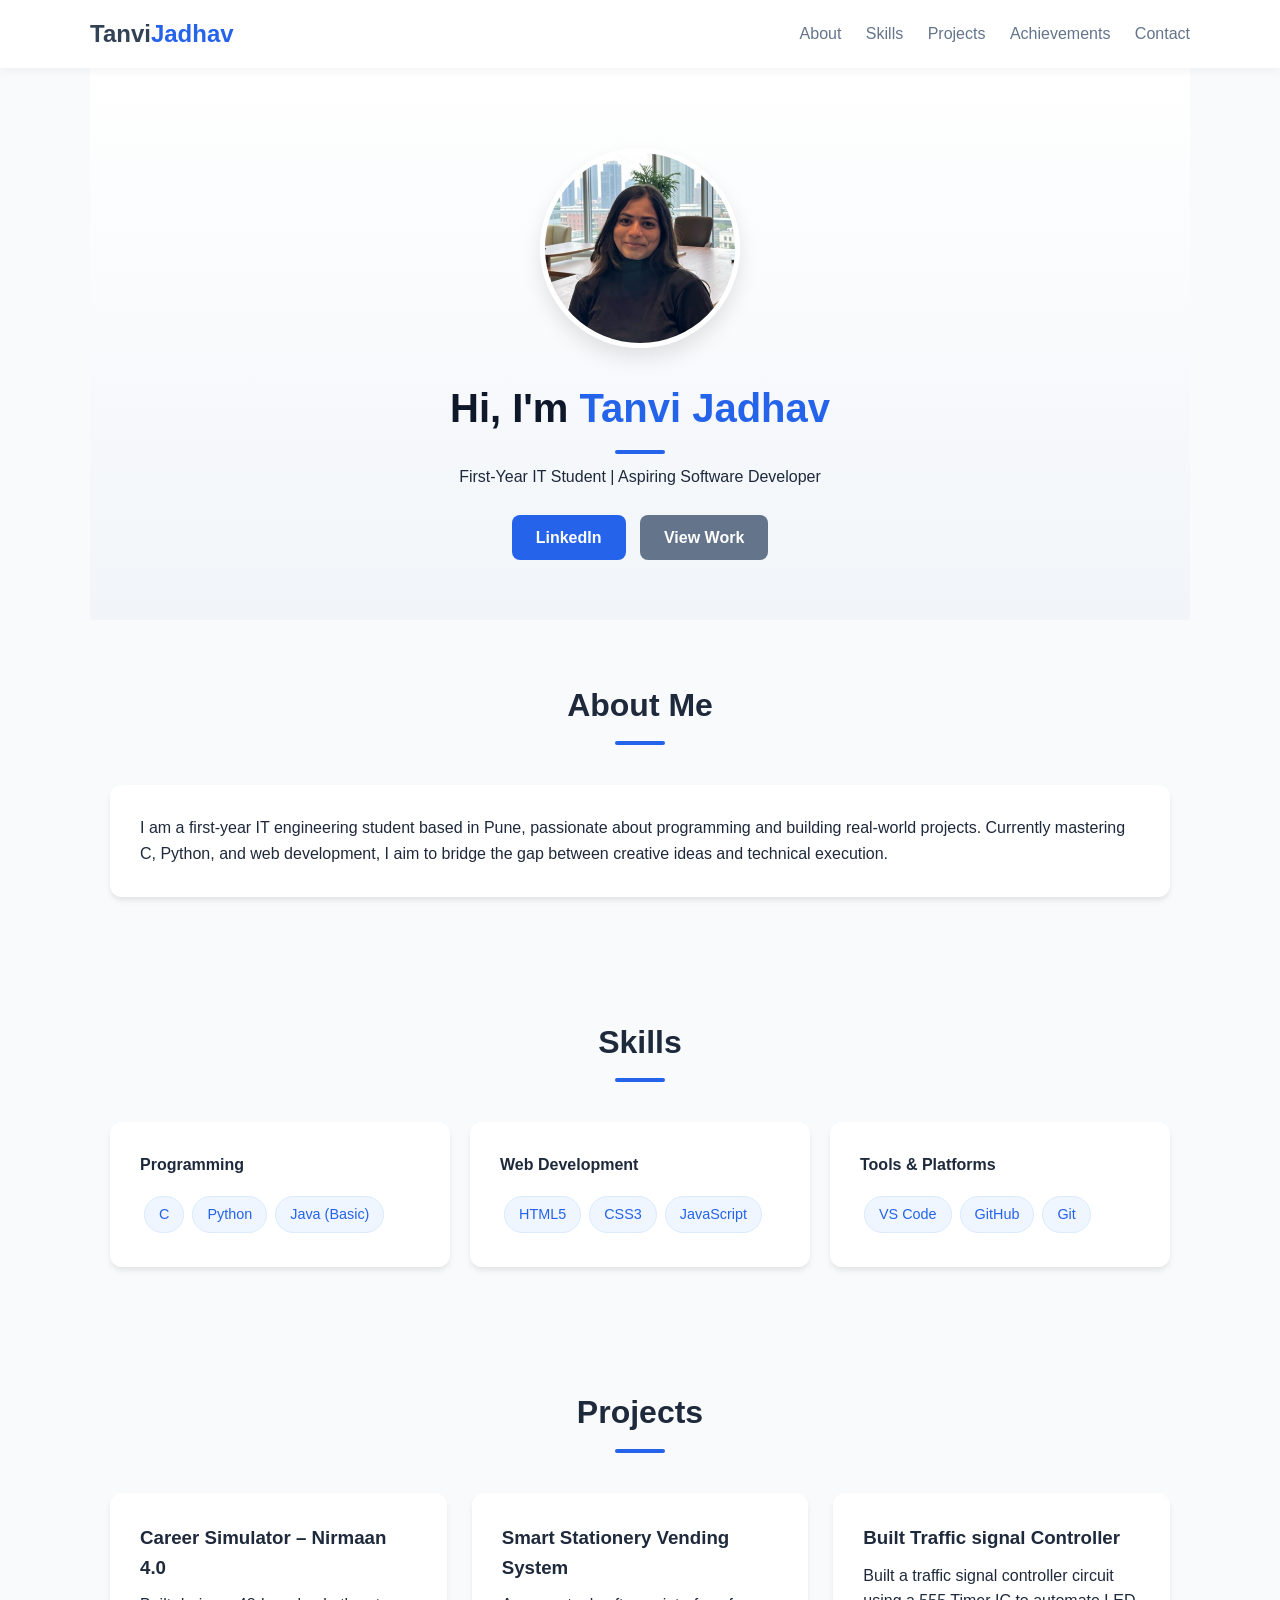
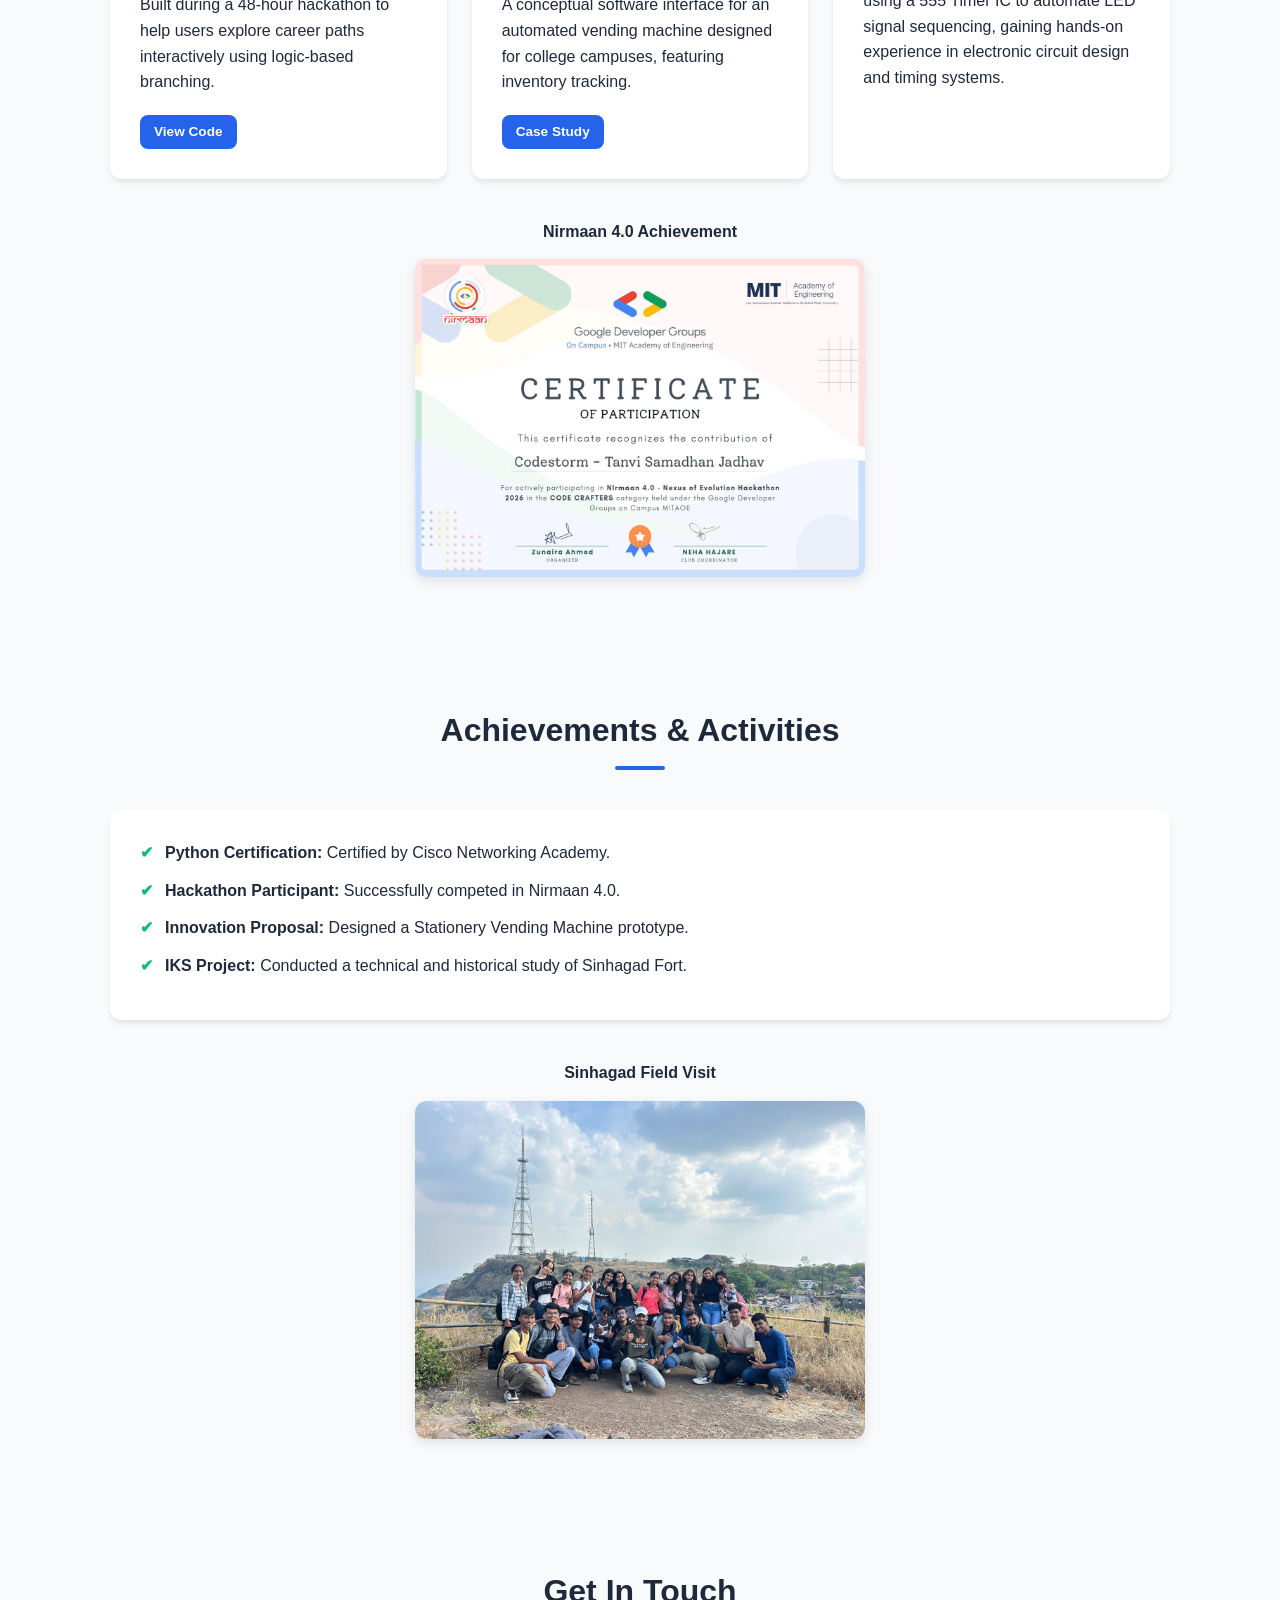
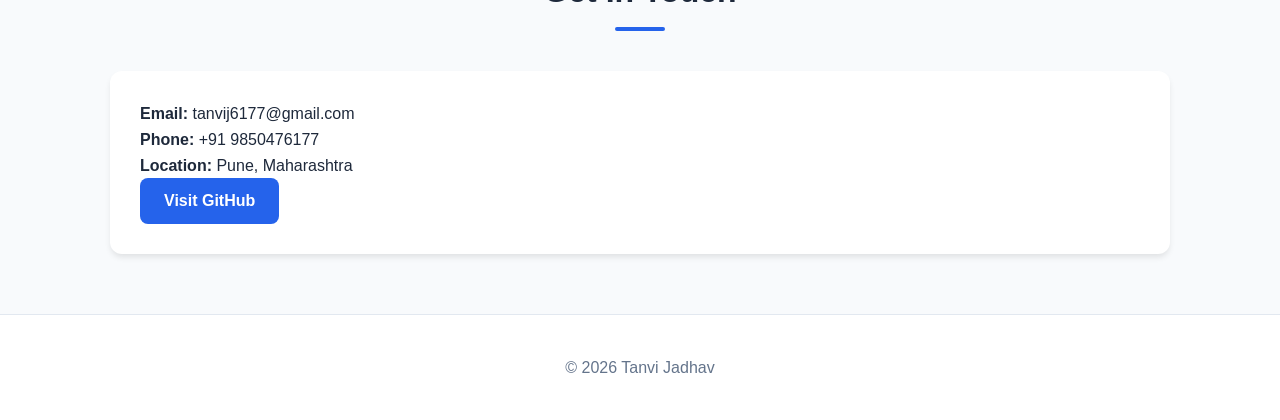
<file: index.html>
<!DOCTYPE html>
<html lang="en">
<head>
    <meta charset="UTF-8">
    <meta name="viewport" content="width=device-width, initial-scale=1.0">
    <title>Tanvi Jadhav | Portfolio</title>
    <link rel="stylesheet" href="style.css">
</head>
<body>

<header>
    <div class="header-container">
        <h1>Tanvi<span>Jadhav</span></h1>
        <nav>
            <a href="#about">About</a>
            <a href="#skills">Skills</a>
            <a href="#projects">Projects</a>
            <a href="#achievements">Achievements</a>
            <a href="#contact">Contact</a>
        </nav>
    </div>
</header>

<section class="hero">
    <img src="tanvi.jpeg" alt="Tanvi Jadhav Profile" class="profile-img">
    <h2>Hi, I'm <span>Tanvi Jadhav</span></h2>
    <p>First-Year IT Student | Aspiring Software Developer</p>
    <div class="hero-btns">
        <a href="https://www.linkedin.com/in/tanvi-jadhav-65a470369" class="button">LinkedIn</a>
        <a href="#projects" class="button secondary">View Work</a>
    </div>
</section>

<section id="about">
    <h2>About Me</h2>
    <div class="card">
        <p>
            I am a first-year IT engineering student based in Pune, passionate about programming 
            and building real-world projects. Currently mastering C, Python, and web development, 
            I aim to bridge the gap between creative ideas and technical execution.
        </p>
    </div>
</section>

<section id="skills">
    <h2>Skills</h2>
    <div class="skills-grid">
        <div class="card skills">
            <strong>Programming</strong>
            <div class="skill-tags">
                <span>C</span><span>Python</span><span>Java (Basic)</span>
            </div>
        </div>
        <div class="card skills">
            <strong>Web Development</strong>
            <div class="skill-tags">
                <span>HTML5</span><span>CSS3</span><span>JavaScript</span>
            </div>
        </div>
        <div class="card skills">
            <strong>Tools & Platforms</strong>
            <div class="skill-tags">
                <span>VS Code</span><span>GitHub</span><span>Git</span>
            </div>
        </div>
    </div>
</section>

<section id="projects">
    <h2>Projects</h2>
    <div class="projects-container">
        <!-- Project 1 -->
        <div class="card project-card">
            <h3>Career Simulator – Nirmaan 4.0</h3>
            <p>Built during a 48-hour hackathon to help users explore career paths interactively using logic-based branching.</p>
            <div class="project-links">
                <a href="https://github.com/tanvi-jadhav6177" class="button small">View Code</a>
            </div>
        </div>

        <!-- Project 2 (Hypothetical) -->
        <div class="card project-card">
            <h3>Smart Stationery Vending System</h3>
            <p>A conceptual software interface for an automated vending machine designed for college campuses, featuring inventory tracking.</p>
            <div class="project-links">
                <a href="#" class="button small">Case Study</a>
            </div>
        </div>

        <!-- Project 3 (Hypothetical) -->
        <div class="card project-card">
            <h3>Built Traffic signal Controller</h3>
            <p>Built a traffic signal controller circuit using a 555 Timer IC to automate LED signal sequencing, gaining hands-on experience in electronic circuit design and timing systems.</p>
            <div class="project-links">
                
            </div>
        </div>
    </div>

    <div class="image-box">
        <p><strong>Nirmaan 4.0 Achievement</strong></p>
        <img src="nirmaan.certificate.jpeg" alt="Nirmaan Certificate">
    </div>
</section>

<section id="achievements">
    <h2>Achievements & Activities</h2>
    <div class="card">
        <ul class="achievement-list">
            <li><strong>Python Certification:</strong> Certified by Cisco Networking Academy.</li>
            <li><strong>Hackathon Participant:</strong> Successfully competed in Nirmaan 4.0.</li>
            <li><strong>Innovation Proposal:</strong> Designed a Stationery Vending Machine prototype.</li>
            <li><strong>IKS Project:</strong> Conducted a technical and historical study of Sinhagad Fort.</li>
        </ul>
    </div>
    <div class="image-box">
        <p><strong>Sinhagad Field Visit</strong></p>
        <img src="sinhagad.jpeg" alt="Sinhagad Visit">
    </div>
</section>

<section id="contact">
    <h2>Get In Touch</h2>
    <div class="card contact-card">
        <div class="contact-info">
            <p><strong>Email:</strong> tanvij6177@gmail.com</p>
            <p><strong>Phone:</strong> +91 9850476177</p>
            <p><strong>Location:</strong> Pune, Maharashtra</p>
        </div>
        <a href="https://github.com/tanvi-jadhav6177" class="button">Visit GitHub</a>
    </div>
</section>

<footer>
    <p>© 2026 Tanvi Jadhav </p>
</footer>

</body>
</html>
</file>
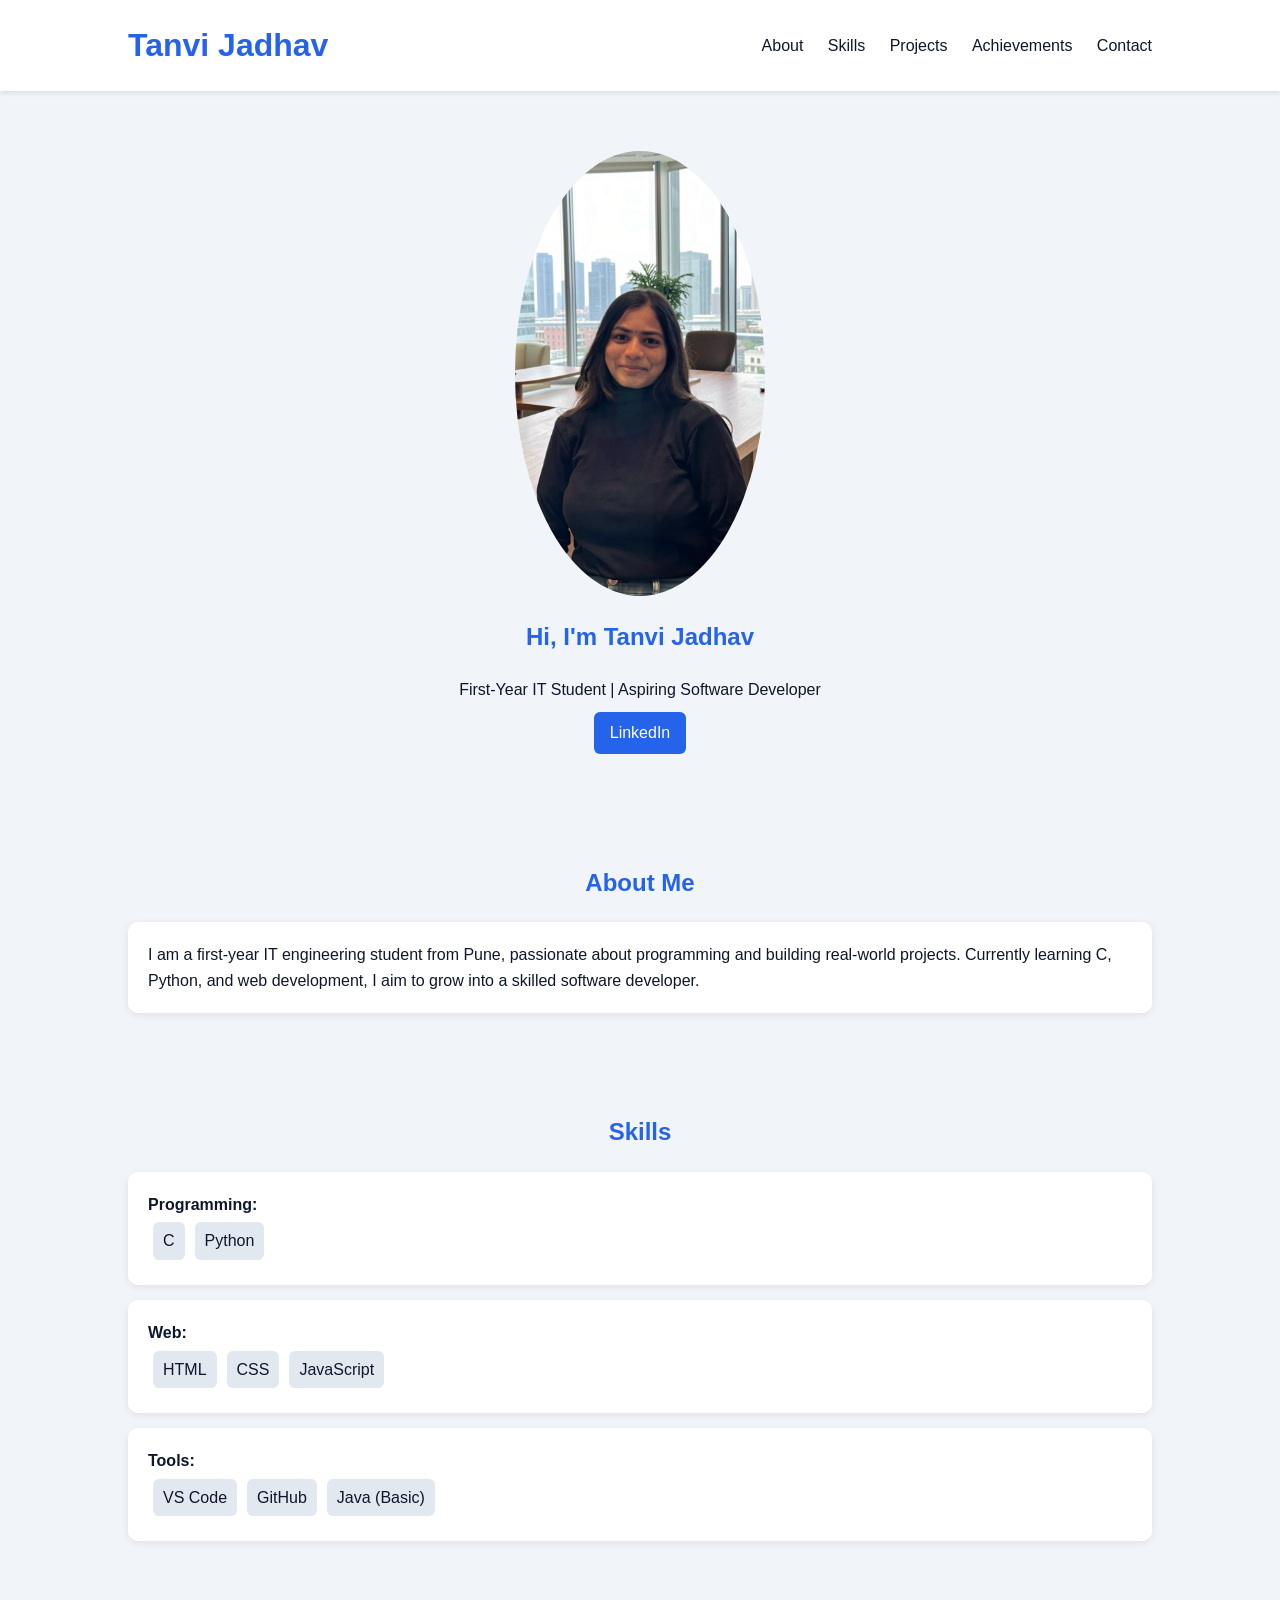
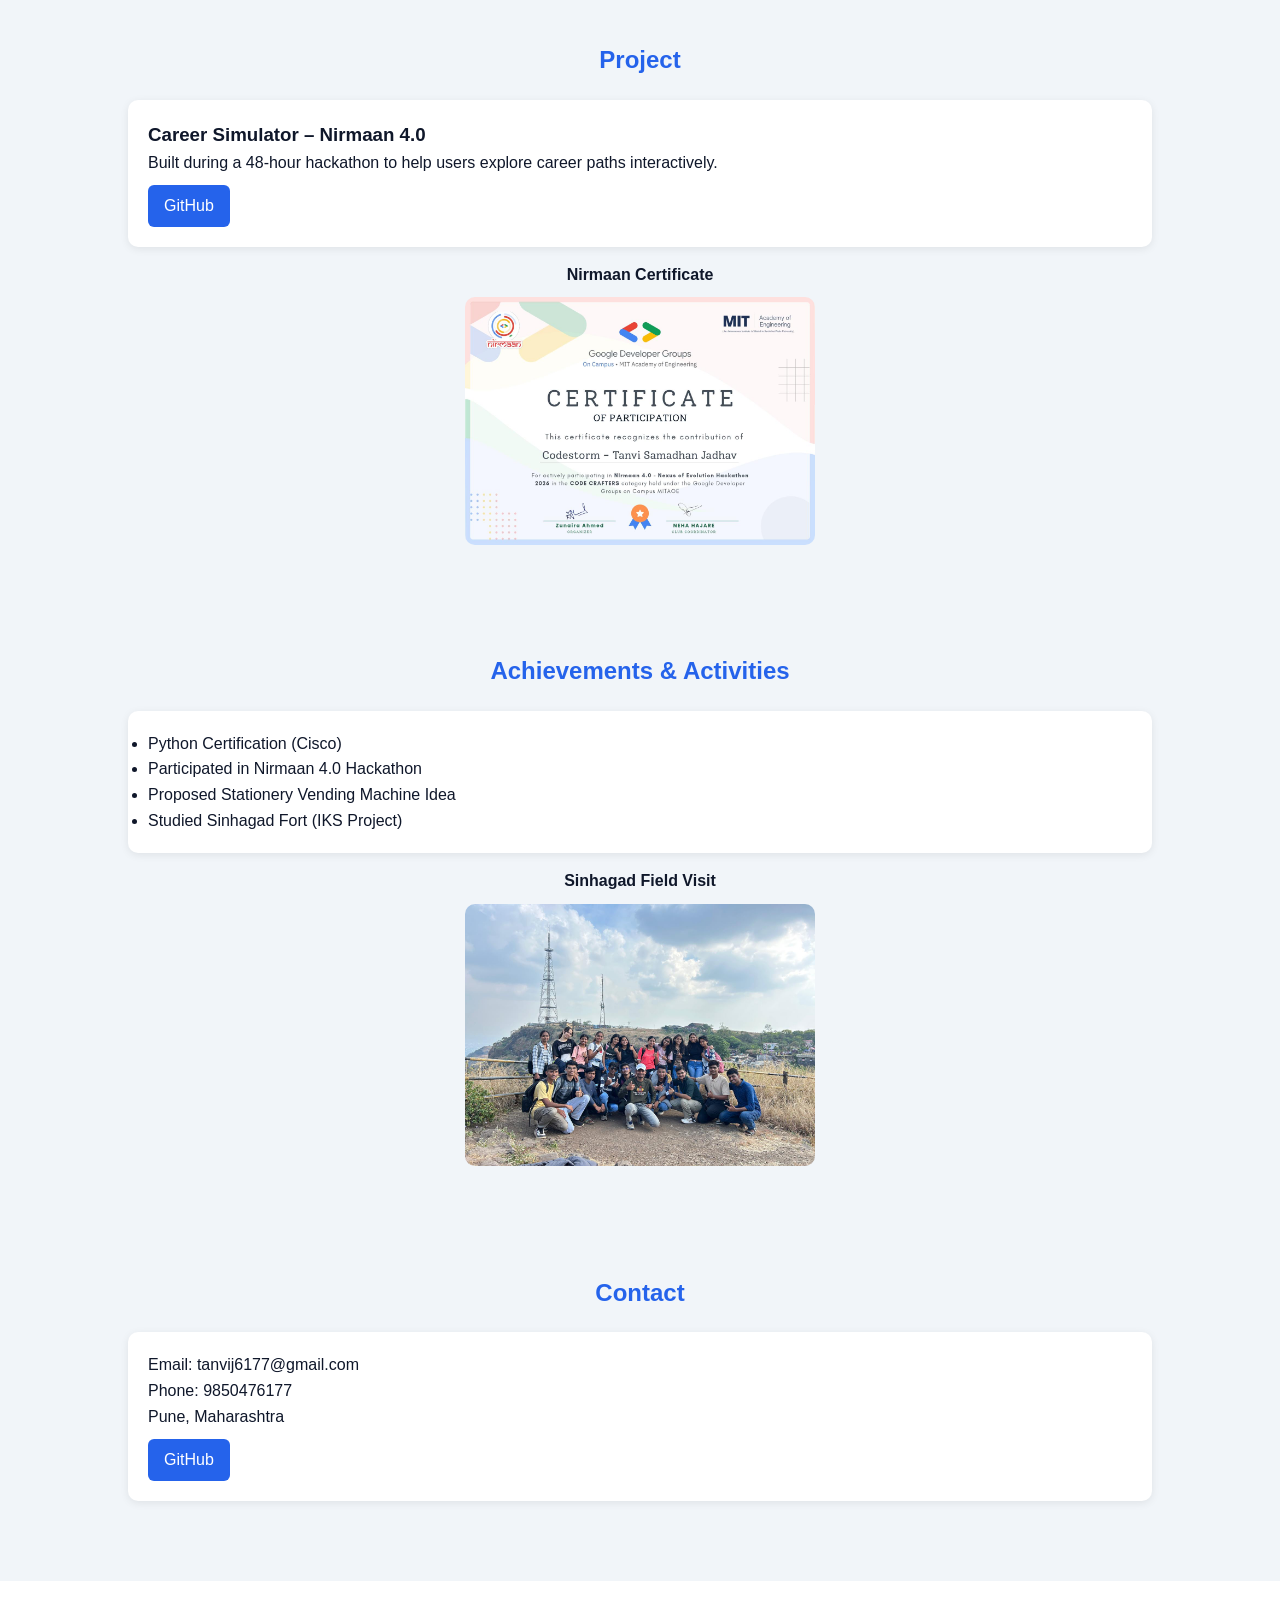
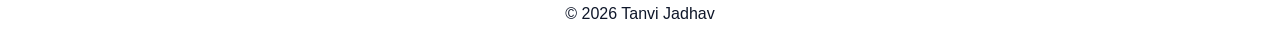
<file: tanvi.portfolio.html>
<!DOCTYPE html>
<html lang="en">
<head>
    <meta charset="UTF-8">
    <meta name="viewport" content="width=device-width, initial-scale=1.0">
    <title>Tanvi Jadhav | Portfolio</title>

    <style>
        * {
            margin: 0;
            padding: 0;
            box-sizing: border-box;
            font-family: 'Segoe UI', sans-serif;
        }

        body {
            background: #f1f5f9;
            color: #0f172a;
            line-height: 1.6;
        }

        header {
            padding: 20px 10%;
            display: flex;
            justify-content: space-between;
            align-items: center;
            background: white;
            box-shadow: 0 2px 5px rgba(0,0,0,0.1);
        }

        header h1 {
            color: #2563eb;
        }

        nav a {
            margin-left: 20px;
            text-decoration: none;
            color: #0f172a;
        }

        nav a:hover {
            color: #2563eb;
        }

        .hero {
            text-align: center;
            padding: 60px 10%;
        }

        .hero img {
            width: 250px;
            border-radius: 50%;
            margin-bottom: 15px;
        }

        .hero h2 span {
            color: #2563eb;
        }

        section {
            padding: 50px 10%;
        }

        h2 {
            text-align: center;
            margin-bottom: 20px;
            color: #2563eb;
        }

        .card {
            background: white;
            padding: 20px;
            border-radius: 10px;
            margin-top: 15px;
            box-shadow: 0 2px 8px rgba(0,0,0,0.08);
        }

        .skills span {
            display: inline-block;
            background: #e2e8f0;
            padding: 6px 10px;
            margin: 5px;
            border-radius: 6px;
        }

        .image-box {
            text-align: center;
            margin-top: 15px;
        }

        .image-box img {
            width: 350px;
            border-radius: 10px;
            margin-top: 10px;
        }

        a.button {
            display: inline-block;
            margin-top: 10px;
            padding: 8px 16px;
            background: #2563eb;
            color: white;
            text-decoration: none;
            border-radius: 6px;
        }

        footer {
            text-align: center;
            padding: 20px;
            background: white;
            margin-top: 30px;
        }
    </style>
</head>

<body>

<header>
    <h1>Tanvi Jadhav</h1>
    <nav>
        <a href="#about">About</a>
        <a href="#skills">Skills</a>
        <a href="#projects">Projects</a>
        <a href="#achievements">Achievements</a>
        <a href="#contact">Contact</a>
    </nav>
</header>

<section class="hero">
    <!-- Add your photo below -->
    <img src="tanvi.jpg.jpeg" alt="Tanvi Jadhav Profile">

    <h2>Hi, I'm <span>Tanvi Jadhav</span></h2>
    <p>First-Year IT Student | Aspiring Software Developer</p>

    <!-- Add your LinkedIn link -->
    <a href="https://www.linkedin.com/in/tanvi-jadhav-65a470369?trk=contact-info" class="button">LinkedIn</a>
</section>

<section id="about">
    <h2>About Me</h2>
    <div class="card">
        <p>
            I am a first-year IT engineering student from Pune, passionate about programming 
            and building real-world projects. Currently learning C, Python, and web development, 
            I aim to grow into a skilled software developer.
        </p>
    </div>
</section>

<section id="skills">
    <h2>Skills</h2>

    <div class="card skills">
        <strong>Programming:</strong><br>
        <span>C</span><span>Python</span>
    </div>

    <div class="card skills">
        <strong>Web:</strong><br>
        <span>HTML</span><span>CSS</span><span>JavaScript</span>
    </div>

    <div class="card skills">
        <strong>Tools:</strong><br>
        <span>VS Code</span><span>GitHub</span><span>Java (Basic)</span>
    </div>
</section>

<section id="projects">
    <h2>Project</h2>

    <div class="card">
        <h3>Career Simulator – Nirmaan 4.0</h3>
        <p>
            Built during a 48-hour hackathon to help users explore career paths interactively.
        </p>
        <a href="https://github.com/tanvi-jadhav6177" class="button">GitHub</a>
    </div>

    <!-- Add Nirmaan certificate photo -->
    <div class="image-box">
        <p><strong>Nirmaan Certificate</strong></p>
        <img src="nirmaan.certificate.jpeg" alt="Nirmaan Certificate">
    </div>
</section>

<section id="achievements">
    <h2>Achievements & Activities</h2>

    <div class="card">
        <ul>
            <li>Python Certification (Cisco)</li>
            <li>Participated in Nirmaan 4.0 Hackathon</li>
            <li>Proposed Stationery Vending Machine Idea</li>
            <li>Studied Sinhagad Fort (IKS Project)</li>
        </ul>
    </div>

    <!-- Add Sinhagad photo -->
    <div class="image-box">
        <p><strong>Sinhagad Field Visit</strong></p>
        <img src="sinhagad.jpeg" alt="Sinhagad Visit">
    </div>
</section>

<section id="contact">
    <h2>Contact</h2>

    <div class="card">
        <p>Email: tanvij6177@gmail.com</p>
        <p>Phone: 9850476177</p>
        <p>Pune, Maharashtra</p>
        <a href="https://github.com/tanvi-jadhav6177" class="button">GitHub</a>
    </div>
</section>

<footer>
    <p>© 2026 Tanvi Jadhav</p>
</footer>

</body>
</html>
</file>
<file: style.css>
/* General Reset */
* {
    margin: 0;
    padding: 0;
    box-sizing: border-box;
    font-family: 'Segoe UI', Roboto, Helvetica, Arial, sans-serif;
}

html {
    scroll-behavior: smooth;
}

body {
    background: #f8fafc;
    color: #1e293b;
    line-height: 1.6;
}

/* Header & Navigation */
header {
    position: sticky;
    top: 0;
    z-index: 1000;
    background: white;
    box-shadow: 0 2px 10px rgba(0,0,0,0.05);
    padding: 15px 0;
}

.header-container {
    width: 90%;
    max-width: 1100px;
    margin: 0 auto;
    display: flex;
    justify-content: space-between;
    align-items: center;
}

header h1 {
    font-size: 1.5rem;
    color: #334155;
}

header h1 span {
    color: #2563eb;
}

nav a {
    margin-left: 20px;
    text-decoration: none;
    color: #64748b;
    font-weight: 500;
    transition: color 0.3s ease;
}

nav a:hover {
    color: #2563eb;
}

/* Hero Section */
.hero {
    text-align: center;
    padding: 80px 10% 60px;
    background: linear-gradient(180deg, #ffffff 0%, #f1f5f9 100%);
}

.profile-img {
    width: 200px;
    height: 200px;
    object-fit: cover;
    border-radius: 50%;
    border: 5px solid white;
    box-shadow: 0 10px 20px rgba(0,0,0,0.1);
    margin-bottom: 20px;
}

.hero h2 {
    font-size: 2.5rem;
    margin-bottom: 10px;
    color: #0f172a;
}

.hero h2 span {
    color: #2563eb;
}

.hero-btns {
    margin-top: 25px;
}

/* Common Components */
section {
    max-width: 1100px;
    margin: 0 auto;
    padding: 60px 20px;
}

h2 {
    text-align: center;
    margin-bottom: 40px;
    font-size: 2rem;
    position: relative;
}

h2::after {
    content: '';
    display: block;
    width: 50px;
    height: 4px;
    background: #2563eb;
    margin: 10px auto;
    border-radius: 2px;
}

.card {
    background: white;
    padding: 30px;
    border-radius: 12px;
    box-shadow: 0 4px 6px -1px rgba(0,0,0,0.1);
    transition: transform 0.3s ease;
}

.card:hover {
    transform: translateY(-5px);
}

/* Skills Layout */
.skills-grid {
    display: grid;
    grid-template-columns: repeat(auto-fit, minmax(280px, 1fr));
    gap: 20px;
}

.skill-tags {
    margin-top: 15px;
}

.skill-tags span {
    display: inline-block;
    background: #eff6ff;
    color: #2563eb;
    padding: 6px 14px;
    margin: 4px;
    border-radius: 20px;
    font-size: 0.9rem;
    font-weight: 500;
    border: 1px solid #dbeafe;
}

/* Projects Layout */
.projects-container {
    display: grid;
    grid-template-columns: repeat(auto-fit, minmax(300px, 1fr));
    gap: 25px;
}

.project-card h3 {
    margin-bottom: 10px;
    color: #1e293b;
}

.project-links {
    margin-top: 20px;
}

/* Buttons */
.button {
    display: inline-block;
    padding: 10px 24px;
    background: #2563eb;
    color: white;
    text-decoration: none;
    border-radius: 8px;
    font-weight: 600;
    transition: background 0.3s, transform 0.2s;
}

.button:hover {
    background: #1d4ed8;
    transform: scale(1.05);
}

.button.secondary {
    background: #64748b;
    margin-left: 10px;
}

.button.small {
    padding: 6px 14px;
    font-size: 0.85rem;
}

/* Images */
.image-box {
    text-align: center;
    margin-top: 40px;
}

.image-box img {
    max-width: 100%;
    width: 450px;
    border-radius: 12px;
    margin-top: 15px;
    box-shadow: 0 4px 12px rgba(0,0,0,0.1);
}

/* Achievement List */
.achievement-list {
    list-style: none;
}

.achievement-list li {
    margin-bottom: 12px;
    padding-left: 25px;
    position: relative;
}

.achievement-list li::before {
    content: '✔';
    position: absolute;
    left: 0;
    color: #10b981;
    font-weight: bold;
}

/* Footer */
footer {
    text-align: center;
    padding: 40px;
    background: white;
    border-top: 1px solid #e2e8f0;
    color: #64748b;
}

/* MEDIA QUERY: Mobile Responsive Design */
@media (max-width: 768px) {
    .header-container {
        flex-direction: column;
        text-align: center;
    }

    nav {
        margin-top: 15px;
    }

    nav a {
        margin: 0 10px;
        display: inline-block;
        font-size: 0.9rem;
    }

    .hero h2 {
        font-size: 1.8rem;
    }

    .hero-btns {
        display: flex;
        flex-direction: column;
        gap: 10px;
        align-items: center;
    }

    .button.secondary {
        margin-left: 0;
    }
}
</file>
